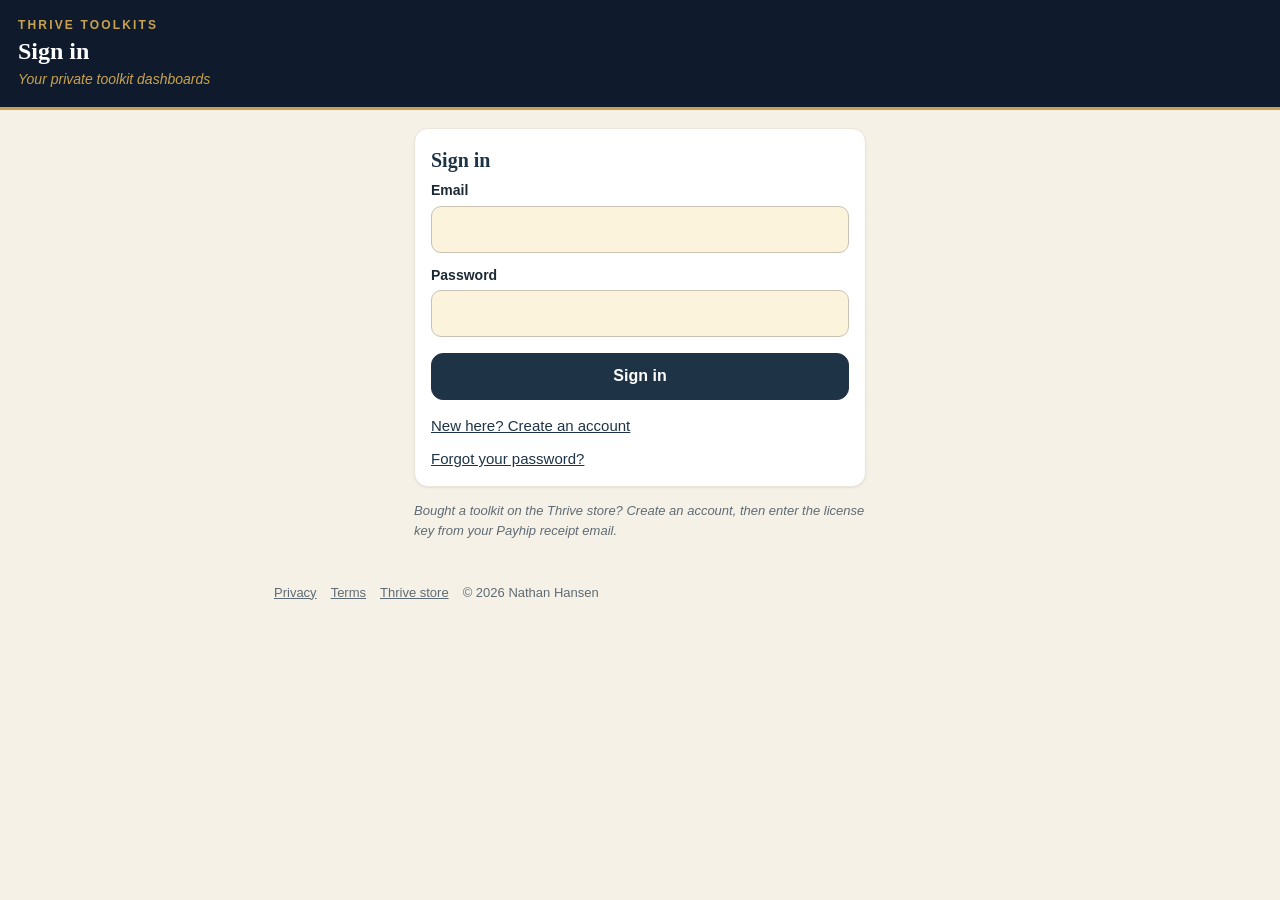
<file: index.html>
<!doctype html>
<html lang="en">
<head>
<meta charset="utf-8">
<meta name="viewport" content="width=device-width, initial-scale=1, viewport-fit=cover">
<meta name="theme-color" content="#0F1B2D">
<meta name="description" content="Private toolkit dashboards for books by Nathan Hansen.">
<meta name="robots" content="noindex">
<meta name="referrer" content="no-referrer">
<meta http-equiv="Content-Security-Policy" content="default-src 'self'; script-src 'self'; style-src 'self' 'unsafe-inline'; img-src 'self' data:; connect-src 'self' https://gebkaenxcvcoxbldcqsk.supabase.co; manifest-src 'self'; worker-src 'self'; form-action 'none'; base-uri 'none'; object-src 'none'">
<title>Thrive Toolkits</title>
<link rel="manifest" href="manifest.webmanifest">
<link rel="icon" href="icons/icon.svg" type="image/svg+xml">
<link rel="apple-touch-icon" href="icons/icon-192.png">
<meta name="apple-mobile-web-app-capable" content="yes">
<meta name="apple-mobile-web-app-status-bar-style" content="black-translucent">
<meta name="apple-mobile-web-app-title" content="Toolkits">
<link rel="stylesheet" href="styles.css">
<link rel="stylesheet" href="platform.css">
</head>
<body class="platform">
<div id="app" aria-live="polite"><div class="boot">Loading&hellip;</div></div>
<div id="notice"></div>
<div id="dash" hidden></div>
<div id="ptoast" class="toast" role="status" aria-live="polite" hidden></div>
<script src="config.js"></script>
<script src="products.js"></script>
<script src="vendor/supabase.js"></script>
<script src="dashboards/discipline/logic.js"></script>
<script src="dashboards/discipline/maya.js"></script>
<script src="dashboards/discipline/app.js"></script>
<script src="platform.js"></script>
</body>
</html>
</file>
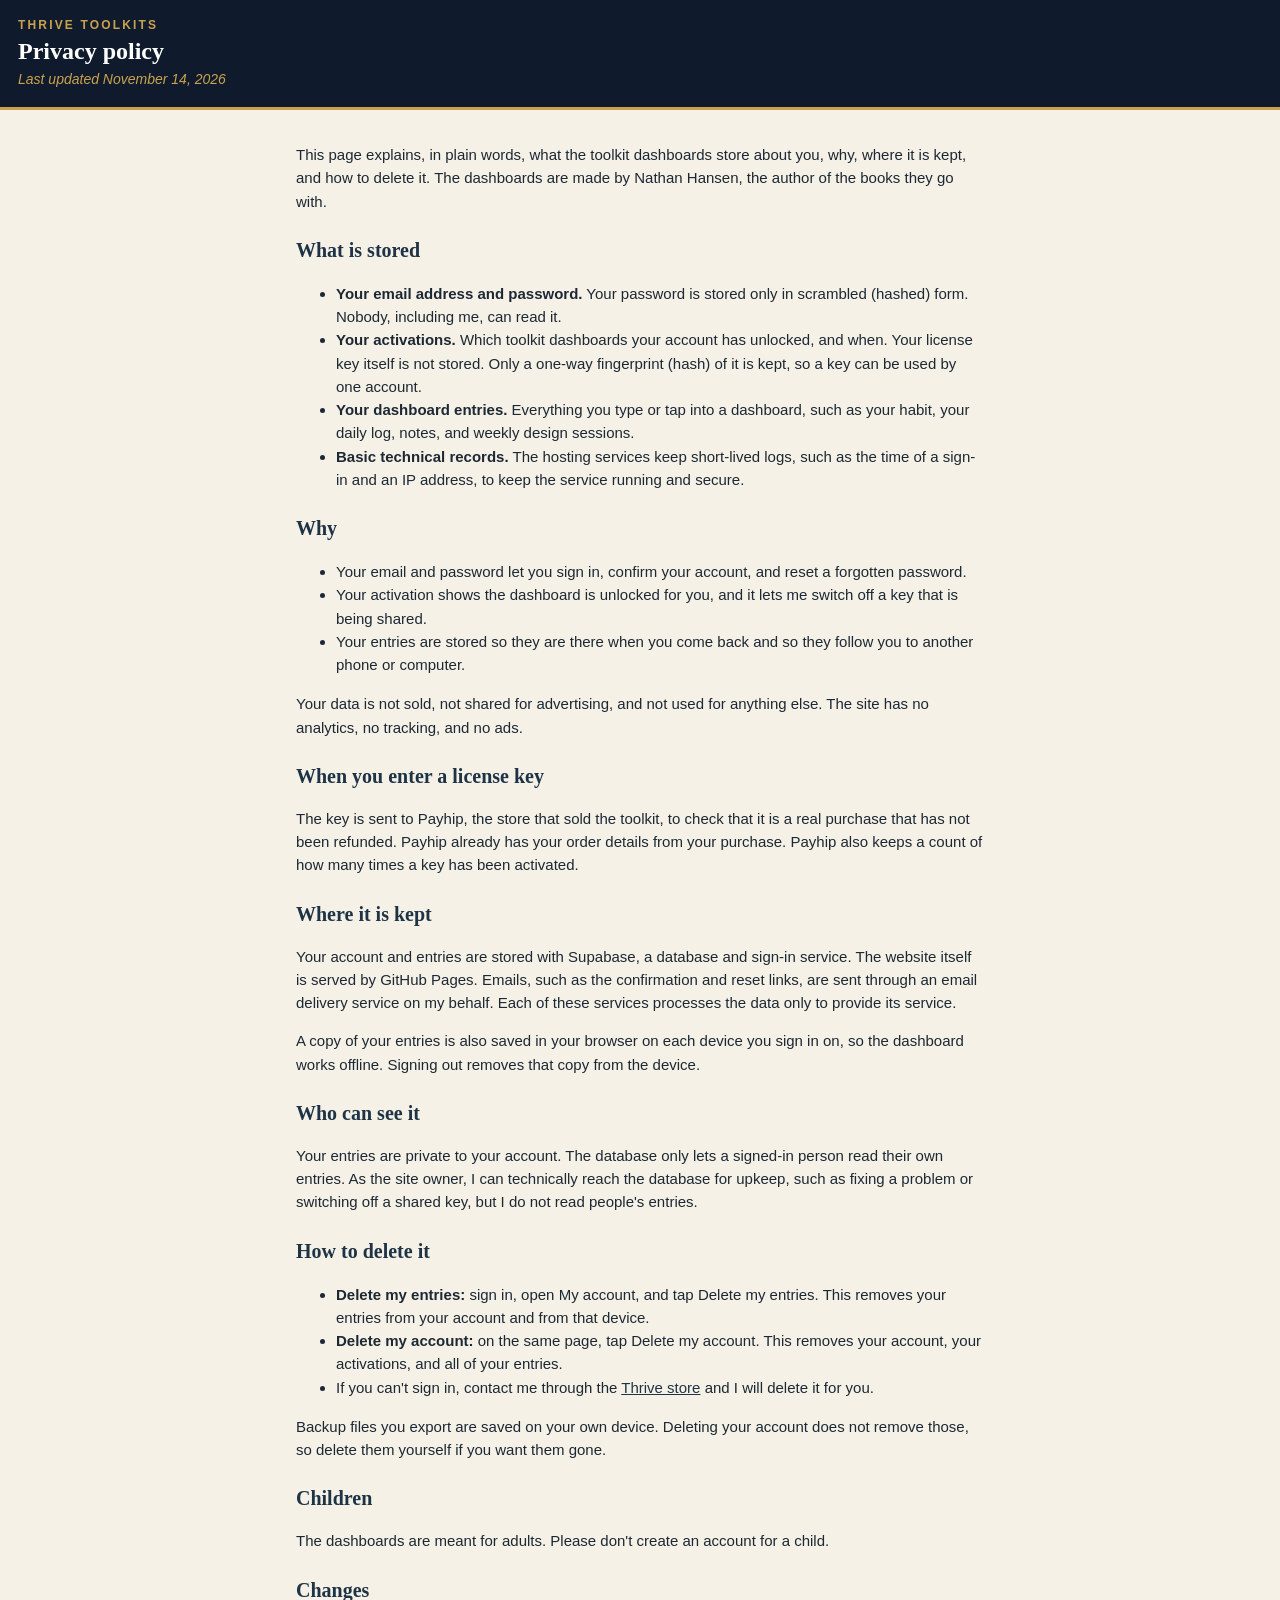
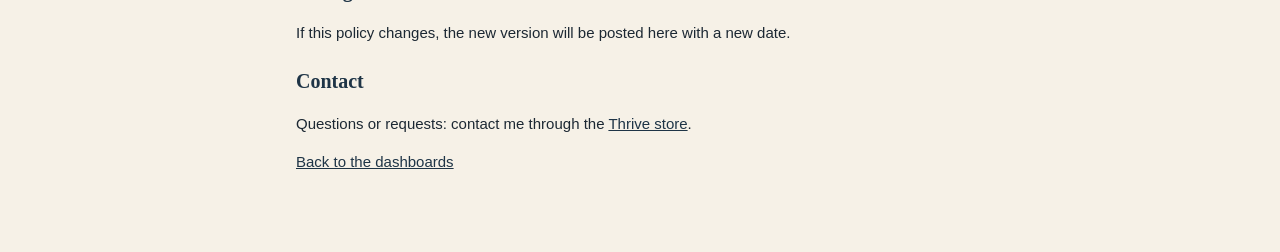
<file: privacy.html>
<!doctype html>
<html lang="en">
<head>
<meta charset="utf-8">
<meta name="viewport" content="width=device-width, initial-scale=1, viewport-fit=cover">
<meta name="theme-color" content="#0F1B2D">
<meta name="referrer" content="no-referrer">
<meta http-equiv="Content-Security-Policy" content="default-src 'self'; style-src 'self'; img-src 'self' data:; form-action 'none'; base-uri 'none'; object-src 'none'">
<link rel="icon" href="icons/icon.svg" type="image/svg+xml">
<link rel="stylesheet" href="styles.css">
<link rel="stylesheet" href="platform.css">
<title>Privacy policy | Thrive Toolkits</title>
</head>
<body class="platform">
<header class="ptop"><div class="brand-kicker">THRIVE TOOLKITS</div><h1>Privacy policy</h1><p class="sub">Last updated November 14, 2026</p></header>
<main class="legal">
<p>This page explains, in plain words, what the toolkit dashboards store about you, why, where it is kept, and how to delete it. The dashboards are made by Nathan Hansen, the author of the books they go with.</p>

<h2>What is stored</h2>
<ul>
<li><b>Your email address and password.</b> Your password is stored only in scrambled (hashed) form. Nobody, including me, can read it.</li>
<li><b>Your activations.</b> Which toolkit dashboards your account has unlocked, and when. Your license key itself is not stored. Only a one-way fingerprint (hash) of it is kept, so a key can be used by one account.</li>
<li><b>Your dashboard entries.</b> Everything you type or tap into a dashboard, such as your habit, your daily log, notes, and weekly design sessions.</li>
<li><b>Basic technical records.</b> The hosting services keep short-lived logs, such as the time of a sign-in and an IP address, to keep the service running and secure.</li>
</ul>

<h2>Why</h2>
<ul>
<li>Your email and password let you sign in, confirm your account, and reset a forgotten password.</li>
<li>Your activation shows the dashboard is unlocked for you, and it lets me switch off a key that is being shared.</li>
<li>Your entries are stored so they are there when you come back and so they follow you to another phone or computer.</li>
</ul>
<p>Your data is not sold, not shared for advertising, and not used for anything else. The site has no analytics, no tracking, and no ads.</p>

<h2>When you enter a license key</h2>
<p>The key is sent to Payhip, the store that sold the toolkit, to check that it is a real purchase that has not been refunded. Payhip already has your order details from your purchase. Payhip also keeps a count of how many times a key has been activated.</p>

<h2>Where it is kept</h2>
<p>Your account and entries are stored with Supabase, a database and sign-in service. The website itself is served by GitHub Pages. Emails, such as the confirmation and reset links, are sent through an email delivery service on my behalf. Each of these services processes the data only to provide its service.</p>
<p>A copy of your entries is also saved in your browser on each device you sign in on, so the dashboard works offline. Signing out removes that copy from the device.</p>

<h2>Who can see it</h2>
<p>Your entries are private to your account. The database only lets a signed-in person read their own entries. As the site owner, I can technically reach the database for upkeep, such as fixing a problem or switching off a shared key, but I do not read people's entries.</p>

<h2>How to delete it</h2>
<ul>
<li><b>Delete my entries:</b> sign in, open My account, and tap Delete my entries. This removes your entries from your account and from that device.</li>
<li><b>Delete my account:</b> on the same page, tap Delete my account. This removes your account, your activations, and all of your entries.</li>
<li>If you can't sign in, contact me through the <a href="https://payhip.com/uthrive">Thrive store</a> and I will delete it for you.</li>
</ul>
<p>Backup files you export are saved on your own device. Deleting your account does not remove those, so delete them yourself if you want them gone.</p>

<h2>Children</h2>
<p>The dashboards are meant for adults. Please don't create an account for a child.</p>

<h2>Changes</h2>
<p>If this policy changes, the new version will be posted here with a new date.</p>

<h2>Contact</h2>
<p>Questions or requests: contact me through the <a href="https://payhip.com/uthrive">Thrive store</a>.</p>
<p><a href="./">Back to the dashboards</a></p>
</main>
</body>
</html>
</file>
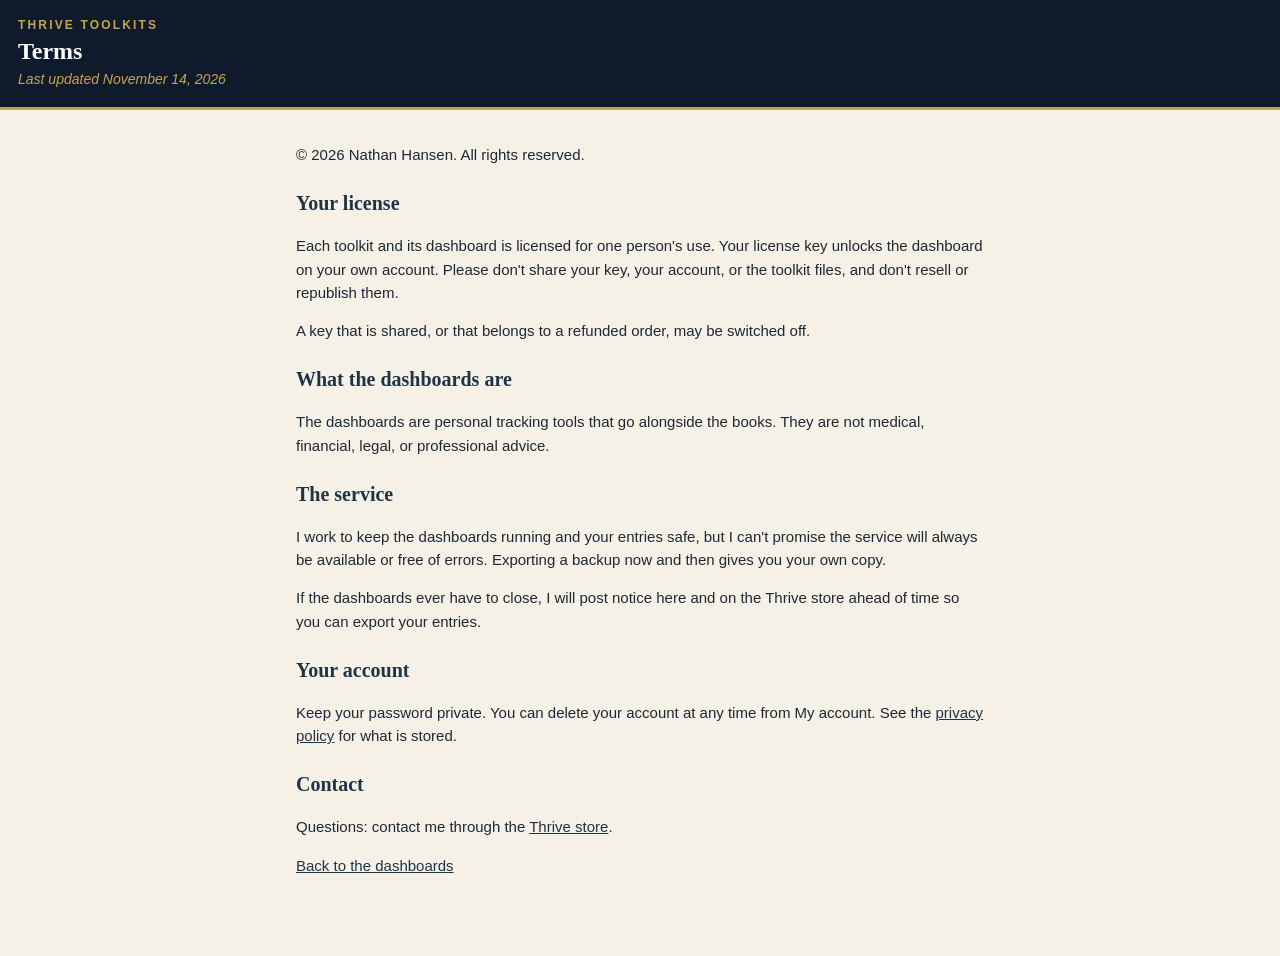
<file: terms.html>
<!doctype html>
<html lang="en">
<head>
<meta charset="utf-8">
<meta name="viewport" content="width=device-width, initial-scale=1, viewport-fit=cover">
<meta name="theme-color" content="#0F1B2D">
<meta name="referrer" content="no-referrer">
<meta http-equiv="Content-Security-Policy" content="default-src 'self'; style-src 'self'; img-src 'self' data:; form-action 'none'; base-uri 'none'; object-src 'none'">
<link rel="icon" href="icons/icon.svg" type="image/svg+xml">
<link rel="stylesheet" href="styles.css">
<link rel="stylesheet" href="platform.css">
<title>Terms | Thrive Toolkits</title>
</head>
<body class="platform">
<header class="ptop"><div class="brand-kicker">THRIVE TOOLKITS</div><h1>Terms</h1><p class="sub">Last updated November 14, 2026</p></header>
<main class="legal">
<p>&copy; 2026 Nathan Hansen. All rights reserved.</p>
<h2>Your license</h2>
<p>Each toolkit and its dashboard is licensed for one person's use. Your license key unlocks the dashboard on your own account. Please don't share your key, your account, or the toolkit files, and don't resell or republish them.</p>
<p>A key that is shared, or that belongs to a refunded order, may be switched off.</p>
<h2>What the dashboards are</h2>
<p>The dashboards are personal tracking tools that go alongside the books. They are not medical, financial, legal, or professional advice.</p>
<h2>The service</h2>
<p>I work to keep the dashboards running and your entries safe, but I can't promise the service will always be available or free of errors. Exporting a backup now and then gives you your own copy.</p>
<p>If the dashboards ever have to close, I will post notice here and on the Thrive store ahead of time so you can export your entries.</p>
<h2>Your account</h2>
<p>Keep your password private. You can delete your account at any time from My account. See the <a href="privacy.html">privacy policy</a> for what is stored.</p>
<h2>Contact</h2>
<p>Questions: contact me through the <a href="https://payhip.com/uthrive">Thrive store</a>.</p>
<p><a href="./">Back to the dashboards</a></p>
</main>
</body>
</html>
</file>
<file: styles.css>
:root{
  --deep:#0F1B2D; --navy:#1E3446; --gold:#C9A24D; --goldl:#FBF3DC; --goldm:#F3E6C4;
  --gray:#F2F4F6; --ink:#1C2833; --muted:#5E6B74; --green:#2E7D4F; --greenl:#DCEFE3;
  --cream:#F6F1E7; --rule:#C9C1B2; --miss:#E3E6EA; --tier:#E8EEF0; --targetbg:#D5DEE8; --floorink:#7A5A12; --missbar:#B8BEC6;
  --serif:"Iowan Old Style","Palatino Linotype",Palatino,Georgia,"Times New Roman",serif;
  --sans:-apple-system,BlinkMacSystemFont,"Segoe UI",Roboto,"Helvetica Neue",Arial,sans-serif;
  --radius:14px; --navh:64px;
}
*{box-sizing:border-box}
html{-webkit-text-size-adjust:100%}
body{margin:0;background:var(--cream);color:var(--ink);font:16px/1.55 var(--sans);padding-bottom:calc(var(--navh) + env(safe-area-inset-bottom) + 12px)}
button,input,textarea,select{font:inherit;color:inherit}
a{color:var(--navy)}
.top{background:var(--deep);color:#fff;padding:calc(14px + env(safe-area-inset-top)) 18px 14px;display:flex;align-items:flex-start;justify-content:space-between;gap:12px;border-bottom:3px solid var(--gold)}
.brand-kicker{font-size:12px;letter-spacing:.18em;color:var(--gold);font-weight:700}
.brand-kicker span{font-family:var(--serif);font-style:italic;letter-spacing:.02em;font-weight:400}
.top h1{font-family:var(--serif);font-weight:600;font-size:24px;margin:2px 0 0;line-height:1.2}
.sub{margin:4px 0 0;color:var(--gold);font-style:italic;font-size:14px}
.save-state{font-size:12px;color:#cfd6de;white-space:nowrap;padding-top:4px}
.example-banner{background:var(--goldm);color:var(--deep);font-size:14px;padding:10px 16px;display:flex;flex-wrap:wrap;align-items:center;gap:8px 12px;border-bottom:1px solid var(--rule)}
.example-banner strong{letter-spacing:.04em}
.layout{max-width:1180px;margin:0 auto}
main{padding:16px 14px 24px;outline:none}
.side{display:none}
/* bottom nav */
.bottom{position:fixed;left:0;right:0;bottom:0;background:var(--deep);display:flex;justify-content:space-around;padding:6px 4px calc(6px + env(safe-area-inset-bottom));border-top:2px solid var(--gold);z-index:10}
.bottom a,.side a{text-decoration:none;color:#cfd6de;display:flex;flex-direction:column;align-items:center;gap:2px;font-size:11px;padding:4px 6px;border-radius:10px;min-width:58px}
.bottom a svg{width:22px;height:22px}
.bottom a[aria-current="page"],.side a[aria-current="page"]{color:var(--gold)}
.bottom a[aria-current="page"]{background:rgba(201,162,77,.12)}
/* cards */
.card{background:#fff;border-radius:var(--radius);padding:16px;margin:0 0 14px;box-shadow:0 1px 2px rgba(15,27,45,.08);border:1px solid #ece6da}
.card.deep{background:var(--deep);color:#fff;border-color:var(--deep)}
.card h2,.section-title{font-family:var(--serif);font-size:20px;margin:0 0 4px;color:var(--navy);font-weight:600}
.card.deep h2{color:#fff}
.section-title{border-bottom:2px solid var(--gold);padding-bottom:4px;margin:22px 0 12px;font-size:15px;letter-spacing:.06em;text-transform:uppercase;font-family:var(--sans);font-weight:700}
.lead{color:var(--muted);font-size:14px;margin:0 0 12px}
.card.deep .lead{color:#cfd6de}
.kicker{font-size:12px;letter-spacing:.12em;color:var(--gold);font-weight:700;text-transform:uppercase}
/* forms */
label.field{display:block;margin:0 0 12px}
label.field > span{display:block;font-size:14px;color:var(--ink);margin-bottom:4px;font-weight:600}
label.field small{display:block;color:var(--muted);font-weight:400}
input[type=text],input[type=date],textarea,select{width:100%;background:var(--goldl);border:1px solid var(--rule);border-radius:10px;padding:10px 12px;color:var(--navy);font-size:16px}
textarea{min-height:64px;resize:vertical}
input:focus,textarea:focus,select:focus{outline:2px solid var(--gold);outline-offset:1px;border-color:var(--gold)}
.door-sec{font-size:13px;letter-spacing:.1em;font-weight:700;color:var(--navy);border-bottom:2px solid var(--gold);padding-bottom:4px;margin:18px 0 12px}
.door-sec b{color:var(--gold);font-family:var(--serif);font-size:18px;margin-right:6px}
.hint{font-size:13px;color:var(--muted);font-style:italic}
.warn{font-size:13px;color:var(--floorink)}
/* buttons */
.btn{appearance:none;border:1px solid var(--navy);background:var(--navy);color:#fff;border-radius:12px;padding:10px 16px;font-weight:600;cursor:pointer;min-height:44px}
.btn.light{background:#fff;color:var(--navy)}
.btn.gold{background:var(--gold);border-color:var(--gold);color:var(--deep)}
.btn.danger{background:#fff;color:#8a2b2b;border-color:#c9a3a3}
.btn.small{padding:6px 12px;min-height:34px;font-size:14px}
.btn-row{display:flex;flex-wrap:wrap;gap:10px}
/* status buttons */
.status-grid{display:grid;grid-template-columns:1fr 1fr;gap:10px;margin:12px 0}
.sbtn{border:2px solid transparent;border-radius:14px;padding:14px 10px;min-height:64px;font-weight:700;font-size:17px;cursor:pointer;text-align:center;line-height:1.2}
.sbtn small{display:block;font-weight:400;font-size:12px;margin-top:2px}
.sbtn.Target{background:var(--targetbg);color:var(--navy)}
.sbtn.Floor{background:var(--goldm);color:var(--floorink)}
.sbtn.Missed{background:var(--miss);color:var(--muted)}
.sbtn.Off{background:#fff;color:var(--muted);font-style:italic;border-color:var(--miss)}
.sbtn[aria-pressed="true"]{border-color:var(--navy);box-shadow:0 0 0 2px var(--gold) inset}
.sbtn.ret[aria-pressed="true"]{border-color:var(--green)}
.today-date{font-family:var(--serif);font-size:22px;margin:2px 0 0}
.next{background:var(--goldl);border-left:5px solid var(--gold);border-radius:12px;padding:12px 14px;margin:0 0 14px;color:var(--navy);font-weight:600}
.next .kicker{display:block;margin-bottom:2px}
.now{display:grid;grid-template-columns:repeat(2,1fr);gap:8px;margin-top:12px}
.now div{background:var(--gray);border-radius:10px;padding:8px 10px;font-size:13px;color:var(--muted)}
.now b{display:block;color:var(--navy);font-size:17px}
/* tracker */
.legend{display:flex;flex-wrap:wrap;gap:6px 12px;font-size:12px;color:var(--muted);margin:6px 0 10px}
.legend i{display:inline-block;width:12px;height:12px;border-radius:3px;vertical-align:-2px;margin-right:4px;border:1px solid var(--rule)}
.week{margin:0 0 10px}
.week-head{display:flex;justify-content:space-between;align-items:baseline;font-size:13px;color:var(--muted);margin:0 0 4px}
.week-head b{color:var(--navy);font-size:14px}
.days{display:grid;grid-template-columns:repeat(7,1fr);gap:4px}
.day{border:1px solid var(--rule);background:#fff;border-radius:10px;min-height:58px;padding:4px 2px;text-align:center;cursor:pointer;position:relative;font-size:11px;color:var(--muted);line-height:1.15;display:flex;flex-direction:column;align-items:center;justify-content:center;gap:2px}
.day .dn{font-weight:600}
.day .st{font-weight:700;font-size:12px}
.day.Target{background:var(--targetbg);color:var(--navy);border-color:#b9c7d6}
.day.Floor{background:var(--goldm);color:var(--floorink);border-color:#e2cf9c}
.day.Missed{background:var(--miss);color:var(--muted)}
.day.Off{background:#fff;font-style:italic}
.day.ret{background:var(--greenl);color:var(--green);border-color:var(--green);border-width:2px}
.day.sel{outline:3px solid var(--gold);outline-offset:1px}
.day.today::after{content:"";position:absolute;top:4px;right:4px;width:6px;height:6px;border-radius:50%;background:var(--gold)}
.day .note-dot{position:absolute;bottom:3px;right:4px;width:5px;height:5px;border-radius:50%;background:var(--navy);opacity:.6}
.badge{display:inline-block;background:var(--green);color:#fff;border-radius:999px;font-size:10px;padding:0 6px;font-weight:700;font-style:normal}
.detail{position:sticky;bottom:calc(var(--navh) + env(safe-area-inset-bottom) + 6px);z-index:5;border:2px solid var(--gold)}
.summary{display:grid;grid-template-columns:repeat(2,1fr);gap:6px;font-size:13px}
.summary div{background:var(--gray);border-radius:8px;padding:6px 8px;display:flex;justify-content:space-between;gap:6px}
.summary b{color:var(--navy)}
.summary .g b{color:var(--green)}
/* dashboard */
.habit-strip{display:grid;grid-template-columns:auto 1fr;border-radius:12px;overflow:hidden;margin-bottom:14px;font-size:14px}
.habit-strip dt{background:var(--navy);color:var(--gold);font-weight:700;font-size:11px;letter-spacing:.08em;padding:8px 10px;display:flex;align-items:center}
.habit-strip dd{margin:0;background:#fff;color:var(--navy);padding:8px 12px;border-bottom:1px solid var(--cream)}
.habit-strip dd.dir{font-style:italic}
.habit-strip dd.hab{font-weight:700}
.tiles{display:grid;grid-template-columns:repeat(2,1fr);gap:10px;margin-bottom:14px}
.tile{background:#fff;border-radius:12px;overflow:hidden;text-align:center;display:flex;flex-direction:column;border:1px solid #ece6da}
.tile .tl{background:var(--deep);color:var(--gold);font-size:11px;letter-spacing:.08em;font-weight:700;padding:7px 6px;min-height:34px;display:flex;align-items:center;justify-content:center}
.tile .tv{font-size:34px;font-weight:700;color:var(--navy);padding:8px 4px 0;font-family:var(--serif);line-height:1.1}
.tile .tv.g{color:var(--green)}
.tile .tc{font-size:12px;color:var(--muted);font-style:italic;padding:4px 8px 10px}
.tile.small{background:var(--gray);border-color:var(--gray)}
.tile.small .tl{background:var(--muted);color:#fff;font-size:10px;min-height:30px}
.tile.small .tv{font-size:20px;font-family:var(--sans)}
.charts{display:grid;gap:14px}
.chart svg{width:100%;height:auto;display:block}
.chart .clegend{display:flex;gap:12px;justify-content:center;font-size:12px;color:var(--muted);flex-wrap:wrap}
.chart .clegend i{display:inline-block;width:11px;height:11px;border-radius:2px;margin-right:4px;vertical-align:-1px}
.evidence{list-style:none;margin:0;padding:0}
.evidence li{background:var(--cream);border-left:4px solid var(--green);padding:10px 12px;margin:0 0 8px;border-radius:0 10px 10px 0;color:var(--navy);font-style:italic}
.evidence li b{font-style:normal;color:var(--green);margin-right:4px}
/* sessions */
details.session{background:#fff;border-radius:var(--radius);margin:0 0 10px;border:1px solid #ece6da;overflow:hidden}
details.session summary{list-style:none;cursor:pointer;padding:12px 14px;display:flex;justify-content:space-between;align-items:center;gap:8px}
details.session summary::-webkit-details-marker{display:none}
details.session summary .wk{font-family:var(--serif);font-weight:600;color:var(--navy);font-size:17px}
details.session summary .meta{font-size:13px;color:var(--muted)}
details.session[open] summary{border-bottom:1px solid var(--cream)}
.session-body{padding:12px 14px}
.chips{display:flex;flex-wrap:wrap;gap:6px;margin:0 0 12px}
.chip{background:var(--gray);border-radius:999px;padding:3px 10px;font-size:12px;color:var(--muted)}
.chip b{color:var(--navy)}
.chip.g{background:var(--greenl);color:var(--green)}
.chip.g b{color:var(--green)}
.check{color:var(--green);font-weight:700}
/* disruption */
.storm{border-top:1px solid var(--cream);padding-top:12px;margin-top:12px}
.storm h3{font-size:13px;letter-spacing:.08em;color:var(--navy);margin:0 0 8px}
.quote{background:var(--deep);color:#fff;border-radius:var(--radius);padding:14px 16px;margin:0 0 14px}
.quote .kicker{display:block}
.quote p{font-family:var(--serif);font-style:italic;font-size:18px;margin:4px 0 0}
/* how to */
.howto dt{font-weight:700;color:var(--green);margin-top:10px}
.howto dd{margin:2px 0 0}
.howto.nums dt{color:var(--navy)}
table.tools{width:100%;border-collapse:collapse;font-size:14px}
table.tools th{background:var(--navy);color:#fff;text-align:left;padding:8px}
table.tools td{padding:8px;border-bottom:1px solid var(--cream);vertical-align:top}
table.tools td:first-child{font-weight:700;color:var(--navy);width:38%}
.swatch{display:inline-block;padding:2px 8px;border-radius:6px;font-weight:700;margin-right:6px;border:1px solid var(--rule)}
.privacy{background:var(--greenl);border:1px solid #b9dcc6;color:#1d4d31;border-radius:12px;padding:12px 14px;font-size:14px;margin:0 0 14px}
.privacy b{color:var(--green)}
.more-list a{display:flex;justify-content:space-between;align-items:center;text-decoration:none;color:var(--navy);font-weight:600;padding:14px 4px;border-bottom:1px solid var(--cream)}
.more-list a span{color:var(--muted);font-weight:400;font-size:13px}
footer.foot{font-size:12px;color:var(--muted);text-align:center;padding:16px 10px 8px}
.toast{position:fixed;left:50%;transform:translateX(-50%);bottom:calc(var(--navh) + env(safe-area-inset-bottom) + 16px);background:var(--deep);color:#fff;padding:10px 16px;border-radius:12px;font-size:14px;z-index:20;border:1px solid var(--gold);max-width:90vw}
.sr{position:absolute;width:1px;height:1px;overflow:hidden;clip:rect(0 0 0 0)}
@media (min-width:640px){
  .tiles{grid-template-columns:repeat(3,1fr)}
  .now{grid-template-columns:repeat(4,1fr)}
  .summary{grid-template-columns:repeat(5,1fr)}
  .status-grid{grid-template-columns:repeat(4,1fr)}
  .day{min-height:64px;font-size:12px}
}
@media (min-width:980px){
  body{padding-bottom:0}
  .bottom{display:none}
  .layout{display:grid;grid-template-columns:210px 1fr;gap:8px}
  .side{display:block;position:sticky;top:0;align-self:start;padding:16px 8px}
  .side a{flex-direction:row;justify-content:flex-start;gap:10px;font-size:15px;color:var(--navy);padding:10px 12px;margin-bottom:2px}
  .side a svg{width:20px;height:20px}
  .side a[aria-current="page"]{background:var(--navy);color:var(--gold)}
  .side a:hover{background:#fff}
  .side a[aria-current="page"]:hover{background:var(--navy)}
  main{padding:20px 20px 30px}
  .tiles{grid-template-columns:repeat(6,1fr)}
  .charts{grid-template-columns:1fr 1fr}
  .detail{position:static}
  .two-col{display:grid;grid-template-columns:1fr 1fr;gap:14px}
  .toast{bottom:24px}
}
@media print{.bottom,.side,.top .save-state,.btn{display:none}}
.example-banner[hidden],[hidden]{display:none !important}
.backup-banner{background:var(--gold);color:var(--deep);font-size:14px;font-weight:600;padding:10px 16px;display:flex;flex-wrap:wrap;align-items:center;gap:8px 12px;border-bottom:1px solid #a8843a}
.backup-banner[hidden]{display:none}
.backup-banner .btn-row{gap:8px}
.btn.gold-dark{background:var(--deep);border-color:var(--deep);color:#fff}
.data-status{font-size:14px;color:var(--navy);margin:0 0 12px;line-height:1.5}
</file>
<file: platform.css>
/* Platform screens: sign in, activate, home, account. Uses the dashboard's navy-and-gold variables. */
body.platform{padding-bottom:24px}
.boot{padding:40px 20px;text-align:center;color:var(--muted)}
.ptop{background:var(--deep);color:#fff;padding:calc(16px + env(safe-area-inset-top)) 18px 16px;border-bottom:3px solid var(--gold)}
.ptop .brand-kicker{font-size:12px;letter-spacing:.18em;color:var(--gold);font-weight:700}
.ptop h1{font-family:var(--serif);font-weight:600;font-size:24px;margin:2px 0 0;line-height:1.2}
.ptop .sub{margin:4px 0 0}
.pwrap{max-width:480px;margin:0 auto;padding:18px 14px}
.pwrap.wide{max-width:760px}
input[type=email],input[type=password]{width:100%;background:var(--goldl);border:1px solid var(--rule);border-radius:10px;padding:10px 12px;color:var(--navy);font-size:16px}
input.key{font-family:ui-monospace,SFMono-Regular,Menlo,Consolas,monospace;letter-spacing:.06em;text-transform:uppercase}
.btn.block{width:100%;margin-top:4px}
.links{display:flex;flex-direction:column;gap:10px;margin-top:14px;font-size:15px}
.links a{color:var(--navy)}
.err{background:#fbeaea;color:#7a2323;border:1px solid #e3b9b9;border-radius:10px;padding:10px 12px;font-size:14px;margin:0 0 12px}
.ok{background:var(--greenl);color:#1f5a38;border:1px solid #b5d9c2;border-radius:10px;padding:10px 12px;font-size:14px;margin:0 0 12px}
.check{display:flex;gap:10px;align-items:flex-start;font-size:14px;margin:4px 0 14px}
.check input{width:20px;height:20px;margin-top:2px;flex:none}
.prod{display:flex;flex-direction:column;gap:6px}
.prod .pk{font-size:12px;letter-spacing:.16em;color:var(--gold);font-weight:700}
.prod .pk span{font-family:var(--serif);font-style:italic;letter-spacing:.02em;font-weight:400}
.prod h2{margin:0}
.status-pill{display:inline-block;font-size:12px;border-radius:999px;padding:2px 10px;background:var(--greenl);color:#1f5a38;font-weight:600}
.status-pill.off{background:#f3e3e3;color:#7a2323}
.pfoot{max-width:760px;margin:10px auto 0;padding:0 14px;font-size:13px;color:var(--muted);display:flex;flex-wrap:wrap;gap:6px 14px}
.pfoot a{color:var(--muted)}
.plist{margin:0;padding:0;list-style:none}
.plist li{padding:8px 0;border-bottom:1px solid #eee5d6;display:flex;justify-content:space-between;gap:10px;flex-wrap:wrap}
.plist li:last-child{border-bottom:0}
#notice:empty{display:none}
#notice{max-width:760px;margin:12px auto 0;padding:0 14px}
#notice .card{border-color:var(--gold)}
.top-right{display:flex;flex-direction:column;align-items:flex-end;gap:6px}
.top-link{color:var(--gold);font-size:13px;text-decoration:none;border:1px solid rgba(201,162,77,.5);border-radius:999px;padding:3px 10px;white-space:nowrap}
.legal{max-width:720px;margin:0 auto;padding:18px 16px 40px}
.legal h2{font-family:var(--serif);color:var(--navy);margin:22px 0 6px;font-size:20px}
.legal p,.legal li{font-size:15px}
body.in-dash{padding-bottom:calc(var(--navh) + env(safe-area-inset-bottom) + 12px)}
body.in-dash #notice{position:fixed;left:0;right:0;bottom:calc(var(--navh) + env(safe-area-inset-bottom) + 8px);z-index:20;margin:0 auto}
body.in-dash #notice .card{box-shadow:0 6px 24px rgba(15,27,45,.25)}
a.btn{text-decoration:none;display:inline-flex;align-items:center;justify-content:center}
.status-pill{white-space:nowrap;align-self:center;line-height:1.6}
</file>
